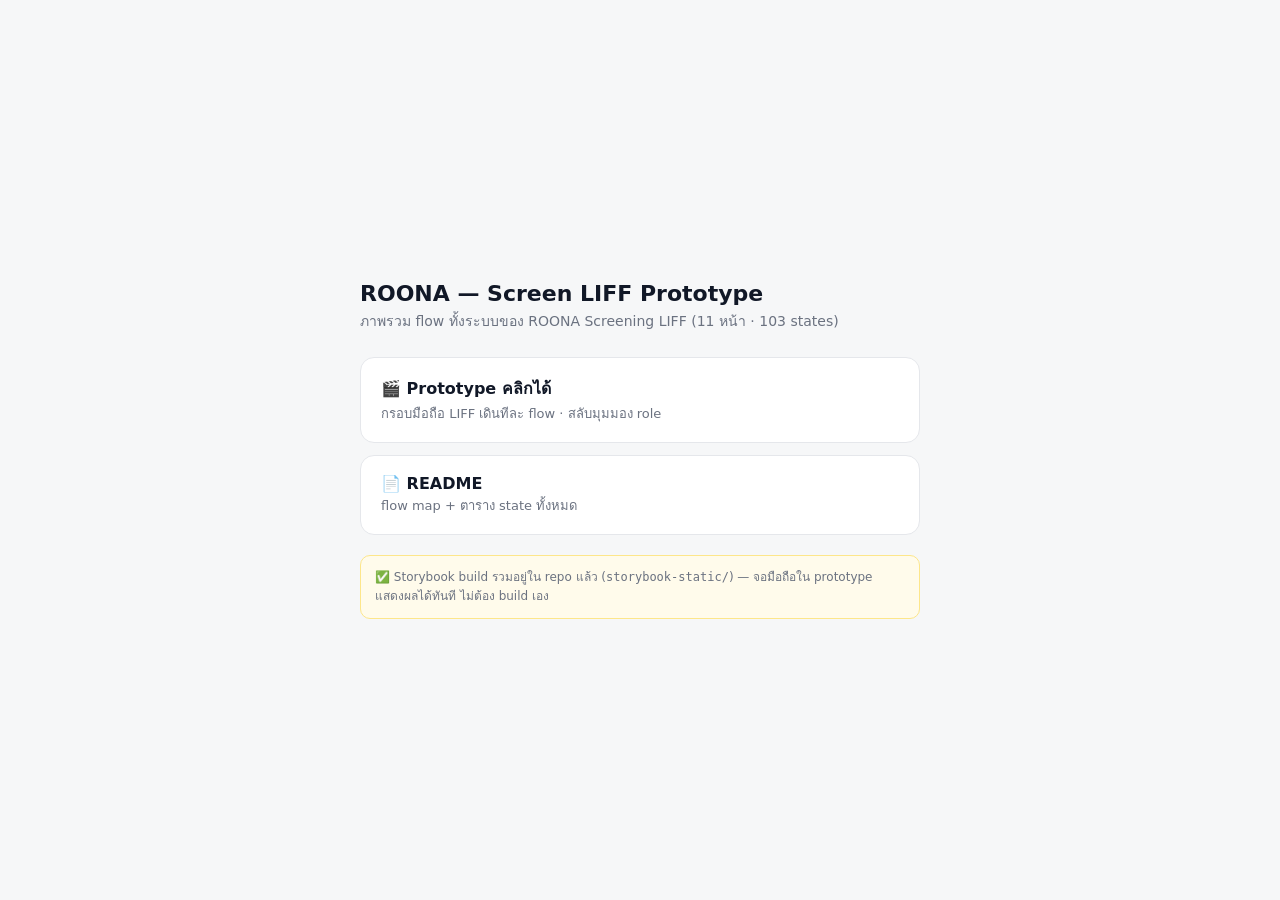
<file: index.html>
<!doctype html>
<html lang="th"><head>
<meta charset="utf-8">
<meta name="viewport" content="width=device-width, initial-scale=1">
<title>ROONA — Screen LIFF Prototype</title>
<style>
  :root { --fg:#111827; --muted:#6b7280; --line:#e5e7eb; --accent:#10b981; --bg:#f6f7f8; }
  * { box-sizing:border-box; }
  body { margin:0; min-height:100vh; display:flex; align-items:center; justify-content:center;
    font-family:"IBM Plex Sans Thai","IBM Plex Sans",-apple-system,system-ui,sans-serif;
    color:var(--fg); background:var(--bg); padding:24px; }
  .wrap { width:100%; max-width:560px; }
  h1 { font-size:22px; margin:0 0 4px; }
  p.sub { color:var(--muted); font-size:14px; margin:0 0 24px; line-height:1.6; }
  .cards { display:grid; gap:12px; }
  a.card { display:block; text-decoration:none; color:inherit; background:#fff;
    border:1px solid var(--line); border-radius:14px; padding:18px 20px; transition:border-color .15s; }
  a.card:hover { border-color:var(--accent); }
  a.card .t { font-size:16px; font-weight:600; margin-bottom:2px; }
  a.card .d { font-size:13px; color:var(--muted); }
  .note { margin-top:20px; font-size:12px; color:var(--muted); background:#fffbeb;
    border:1px solid #fde68a; border-radius:10px; padding:12px 14px; line-height:1.6; }
</style></head>
<body>
  <div class="wrap">
    <h1>ROONA — Screen LIFF Prototype</h1>
    <p class="sub">ภาพรวม flow ทั้งระบบของ ROONA Screening LIFF (11 หน้า · 103 states)</p>
    <div class="cards">
      <a class="card" href="./ui-overview/prototype.html">
        <div class="t">🎬 Prototype คลิกได้</div>
        <div class="d">กรอบมือถือ LIFF เดินทีละ flow · สลับมุมมอง role</div>
      </a>
      <a class="card" href="./ui-overview/README.md">
        <div class="t">📄 README</div>
        <div class="d">flow map + ตาราง state ทั้งหมด</div>
      </a>
    </div>
    <div class="note">
      ✅ Storybook build รวมอยู่ใน repo แล้ว (<code>storybook-static/</code>) —
      จอมือถือใน prototype แสดงผลได้ทันที ไม่ต้อง build เอง
    </div>
  </div>
</body></html>
</file>
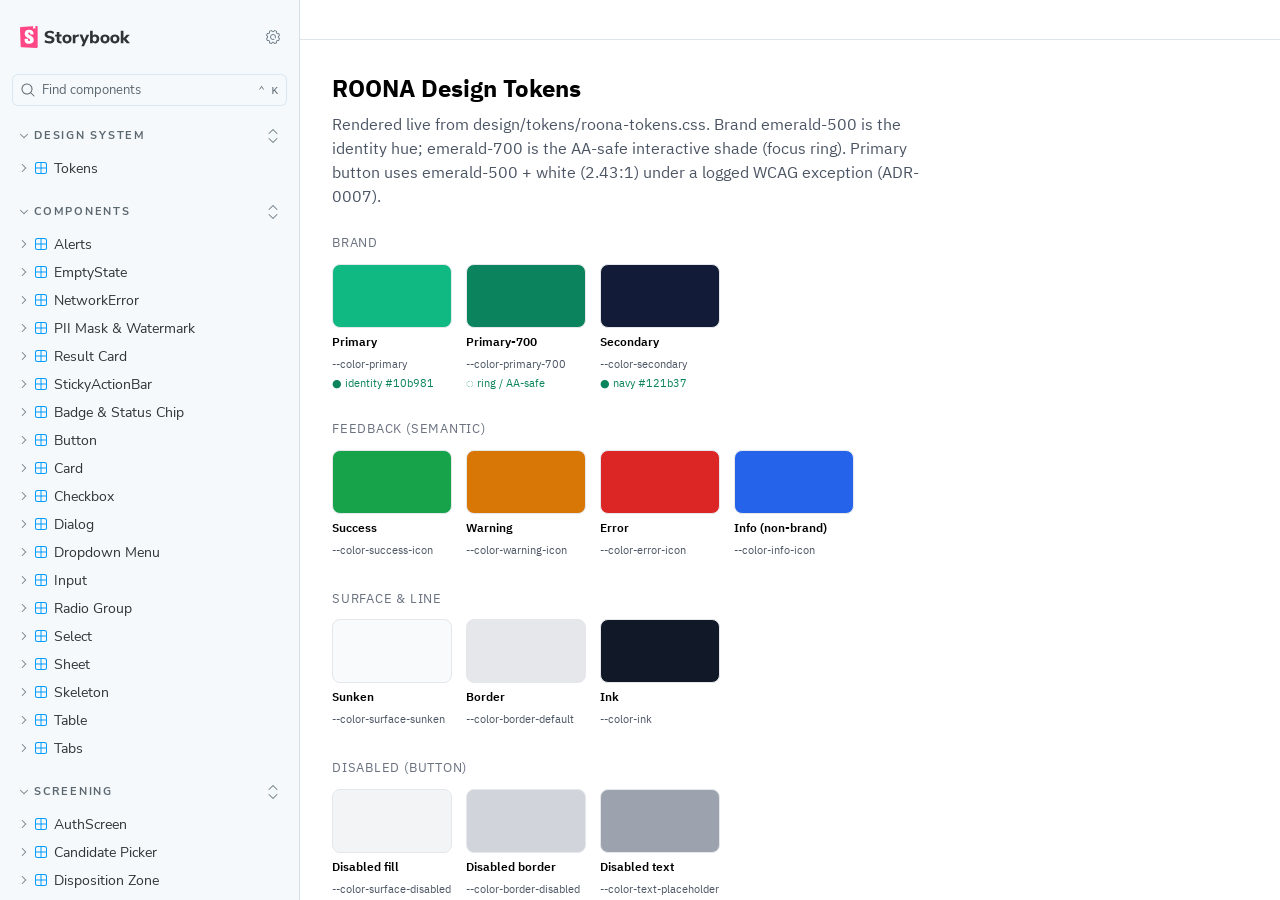
<file: storybook-static/index.html>
<!DOCTYPE html>
<html lang="en">
  <head>
    <meta charset="utf-8" />

    <title>@storybook/core - Storybook</title>
    <meta name="viewport" content="width=device-width, initial-scale=1, maximum-scale=1" />

    
    <link rel="icon" type="image/svg+xml" href="./favicon.svg" />
    
    <style>
      @font-face {
        font-family: 'Nunito Sans';
        font-style: normal;
        font-weight: 400;
        font-display: swap;
        src: url('./sb-common-assets/nunito-sans-regular.woff2') format('woff2');
      }

      @font-face {
        font-family: 'Nunito Sans';
        font-style: italic;
        font-weight: 400;
        font-display: swap;
        src: url('./sb-common-assets/nunito-sans-italic.woff2') format('woff2');
      }

      @font-face {
        font-family: 'Nunito Sans';
        font-style: normal;
        font-weight: 700;
        font-display: swap;
        src: url('./sb-common-assets/nunito-sans-bold.woff2') format('woff2');
      }

      @font-face {
        font-family: 'Nunito Sans';
        font-style: italic;
        font-weight: 700;
        font-display: swap;
        src: url('./sb-common-assets/nunito-sans-bold-italic.woff2') format('woff2');
      }
    </style>

    <link href="./sb-manager/runtime.js" rel="modulepreload" />

    
    <link href="./sb-addons/storybook-core-core-server-presets-0/common-manager-bundle.js" rel="modulepreload" />
    
    <link href="./sb-addons/essentials-controls-1/manager-bundle.js" rel="modulepreload" />
    
    <link href="./sb-addons/essentials-actions-2/manager-bundle.js" rel="modulepreload" />
    
    <link href="./sb-addons/essentials-docs-3/manager-bundle.js" rel="modulepreload" />
    
    <link href="./sb-addons/essentials-backgrounds-4/manager-bundle.js" rel="modulepreload" />
    
    <link href="./sb-addons/essentials-viewport-5/manager-bundle.js" rel="modulepreload" />
    
    <link href="./sb-addons/essentials-toolbars-6/manager-bundle.js" rel="modulepreload" />
    
    <link href="./sb-addons/essentials-measure-7/manager-bundle.js" rel="modulepreload" />
    
    <link href="./sb-addons/essentials-outline-8/manager-bundle.js" rel="modulepreload" />
    
    <link href="./sb-addons/a11y-9/manager-bundle.js" rel="modulepreload" />
    
    <link href="./sb-addons/pseudo-states-10/manager-bundle.js" rel="modulepreload" />
       

    <style>
      #storybook-root[hidden] {
        display: none !important;
      }
    </style>

    
  </head>
  <body>
    <div id="root"></div>

    
    <script>
      
        
          window['FEATURES'] = {
  "argTypeTargetsV7": true,
  "legacyDecoratorFileOrder": false,
  "disallowImplicitActionsInRenderV8": true
};
        
      
        
          window['REFS'] = {};
        
      
        
          window['LOGLEVEL'] = "info";
        
      
        
          window['DOCS_OPTIONS'] = {
  "defaultName": "Docs",
  "autodocs": "tag"
};
        
      
        
          window['CONFIG_TYPE'] = "PRODUCTION";
        
      
        
      
        
      
        
          window['TAGS_OPTIONS'] = {
  "dev-only": {
    "excludeFromDocsStories": true
  },
  "docs-only": {
    "excludeFromSidebar": true
  },
  "test-only": {
    "excludeFromSidebar": true,
    "excludeFromDocsStories": true
  }
};
        
      
        
          window['STORYBOOK_RENDERER'] = "react";
        
      
        
          window['STORYBOOK_BUILDER'] = "@storybook/builder-vite";
        
      
        
          window['STORYBOOK_FRAMEWORK'] = "@storybook/react-vite";
        
      
    </script>
    

    <script type="module">
      import './sb-manager/globals-runtime.js';
      
      
        import './sb-addons/storybook-core-core-server-presets-0/common-manager-bundle.js';
      
        import './sb-addons/essentials-controls-1/manager-bundle.js';
      
        import './sb-addons/essentials-actions-2/manager-bundle.js';
      
        import './sb-addons/essentials-docs-3/manager-bundle.js';
      
        import './sb-addons/essentials-backgrounds-4/manager-bundle.js';
      
        import './sb-addons/essentials-viewport-5/manager-bundle.js';
      
        import './sb-addons/essentials-toolbars-6/manager-bundle.js';
      
        import './sb-addons/essentials-measure-7/manager-bundle.js';
      
        import './sb-addons/essentials-outline-8/manager-bundle.js';
      
        import './sb-addons/a11y-9/manager-bundle.js';
      
        import './sb-addons/pseudo-states-10/manager-bundle.js';
      
      
      import './sb-manager/runtime.js';
    </script>
  </body>
</html>
</file>
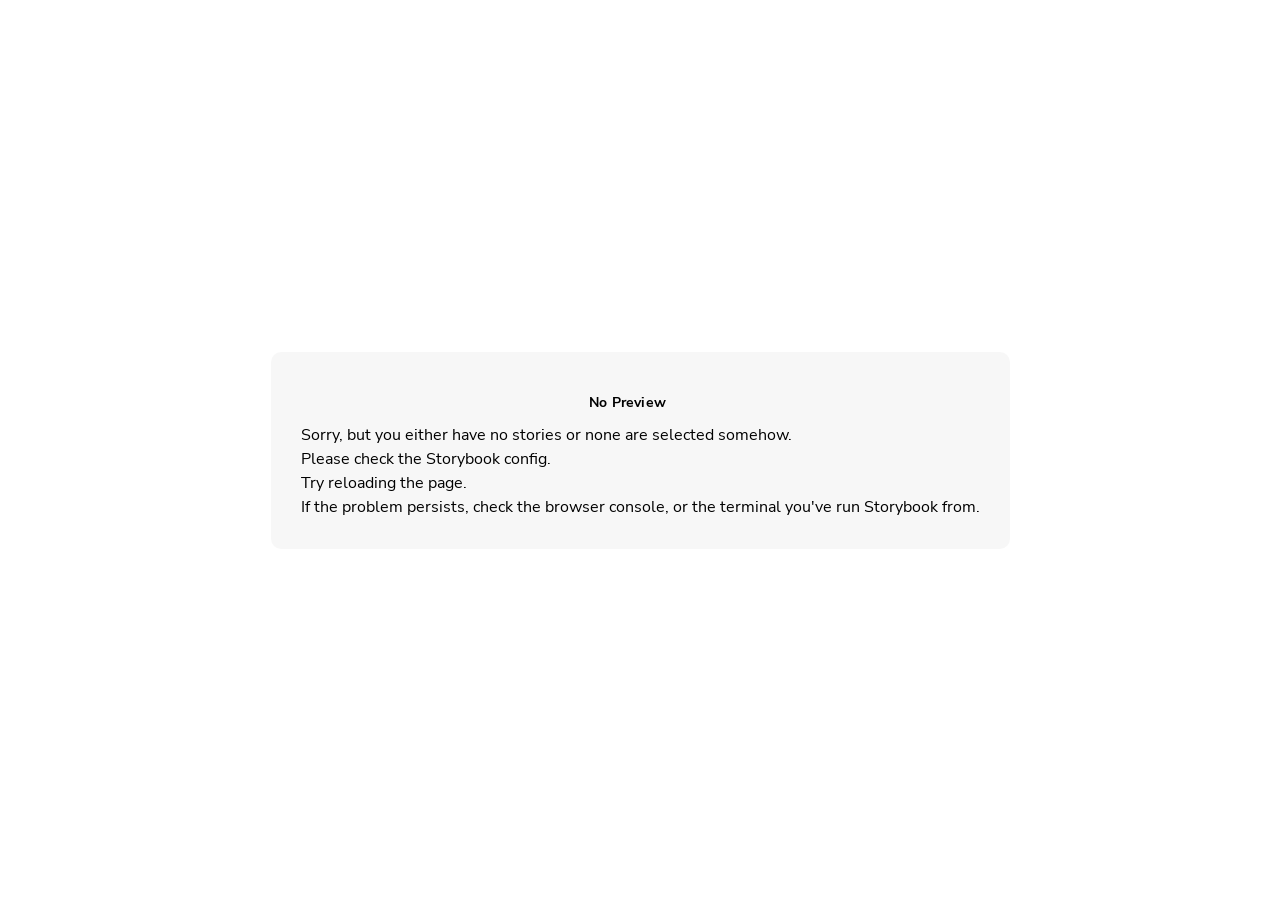
<file: storybook-static/iframe.html>
<!doctype html>
<!--suppress HtmlUnknownTarget -->
<html lang="en">
  <head>
    <meta charset="utf-8" />
    <title>Storybook</title>
    <meta name="viewport" content="width=device-width, initial-scale=1" />

    <style>
      @font-face {
        font-family: 'Nunito Sans';
        font-style: normal;
        font-weight: 400;
        font-display: swap;
        src: url('./sb-common-assets/nunito-sans-regular.woff2') format('woff2');
      }

      @font-face {
        font-family: 'Nunito Sans';
        font-style: italic;
        font-weight: 400;
        font-display: swap;
        src: url('./sb-common-assets/nunito-sans-italic.woff2') format('woff2');
      }

      @font-face {
        font-family: 'Nunito Sans';
        font-style: normal;
        font-weight: 700;
        font-display: swap;
        src: url('./sb-common-assets/nunito-sans-bold.woff2') format('woff2');
      }

      @font-face {
        font-family: 'Nunito Sans';
        font-style: italic;
        font-weight: 700;
        font-display: swap;
        src: url('./sb-common-assets/nunito-sans-bold-italic.woff2') format('woff2');
      }
    </style>

    <script>
      window.CONFIG_TYPE = 'PRODUCTION';
      window.LOGLEVEL = 'info';
      window.FRAMEWORK_OPTIONS = {};
      window.CHANNEL_OPTIONS = {};
      window.FEATURES = {"argTypeTargetsV7":true,"legacyDecoratorFileOrder":false,"disallowImplicitActionsInRenderV8":true};
      window.STORIES = [{"titlePrefix":"","directory":"./src","files":"**/*.stories.@(ts|tsx)","importPathMatcher":"^\\.[\\\\/](?:src(?:\\/(?!\\.)(?:(?:(?!(?:^|\\/)\\.).)*?)\\/|\\/|$)(?!\\.)(?=.)[^/]*?\\.stories\\.(ts|tsx))$"}];
      window.DOCS_OPTIONS = {"defaultName":"Docs","autodocs":"tag"};
      window.TAGS_OPTIONS = {"dev-only":{"excludeFromDocsStories":true},"docs-only":{"excludeFromSidebar":true},"test-only":{"excludeFromSidebar":true,"excludeFromDocsStories":true}};

      

      // We do this so that "module && module.hot" etc. in Storybook source code
      // doesn't fail (it will simply be disabled)
      window.module = undefined;
      window.global = window;
    </script>
    <base target="_parent" />

<style>
  /* While we aren't showing the main block yet, but still preparing, we want everything the user
     has rendered, which may or may not be in #storybook-root, to be display none */
  .sb-show-preparing-story:not(.sb-show-main) > :not(.sb-preparing-story) {
    display: none;
  }

  .sb-show-preparing-docs:not(.sb-show-main) > :not(.sb-preparing-docs) {
    display: none;
  }

  /* Hide our own blocks when we aren't supposed to be showing them */
  :not(.sb-show-preparing-story) > .sb-preparing-story,
  :not(.sb-show-preparing-docs) > .sb-preparing-docs,
  :not(.sb-show-nopreview) > .sb-nopreview,
  :not(.sb-show-errordisplay) > .sb-errordisplay {
    display: none;
  }

  .sb-show-main.sb-main-centered {
    margin: 0;
    display: flex;
    align-items: center;
    min-height: 100vh;
  }

  .sb-show-main.sb-main-centered #storybook-root {
    box-sizing: border-box;
    margin: auto;
    padding: 1rem;
    max-height: 100%;
    /* Hack for centering correctly in IE11 */
  }

  /* Vertical centering fix for IE11 */
  @media screen and (-ms-high-contrast: none), (-ms-high-contrast: active) {
    .sb-show-main.sb-main-centered:after {
      content: '';
      min-height: inherit;
      font-size: 0;
    }
  }

  .sb-show-main.sb-main-fullscreen {
    margin: 0;
    padding: 0;
    display: block;
  }

  .sb-show-main.sb-main-padded {
    margin: 0;
    padding: 1rem;
    display: block;
    box-sizing: border-box;
  }

  .sb-wrapper {
    position: fixed;
    top: 0;
    bottom: 0;
    left: 0;
    right: 0;
    box-sizing: border-box;

    padding: 40px;
    font-family:
      'Nunito Sans',
      -apple-system,
      '.SFNSText-Regular',
      'San Francisco',
      BlinkMacSystemFont,
      'Segoe UI',
      'Helvetica Neue',
      Helvetica,
      Arial,
      sans-serif;
    -webkit-font-smoothing: antialiased;
    overflow: auto;
  }

  @media (max-width: 700px) {
    .sb-wrapper {
      padding: 20px;
    }
  }

  @media (max-width: 500px) {
    .sb-wrapper {
      padding: 10px;
    }
  }

  .sb-heading {
    font-size: 14px;
    font-weight: 600;
    letter-spacing: 0.2px;
    margin: 10px 0;
    padding-right: 25px;
  }

  .sb-nopreview {
    display: flex;
    align-content: center;
    justify-content: center;
    box-sizing: border-box;
  }

  .sb-nopreview_main {
    margin: auto;
    padding: 30px;
    border-radius: 10px;
    background: rgba(0, 0, 0, 0.03);
  }

  .sb-nopreview_heading {
    text-align: center;
  }

  .sb-errordisplay {
    background: #f6f9fc;
    color: black;
    z-index: 999999;
    width: 100vw;
    min-height: 100vh;
    box-sizing: border-box;

    & ol {
      padding-left: 18px;
      margin: 0;
    }

    & h1 {
      font-family: Nunito Sans;
      font-size: 22px;
      font-weight: 400;
      line-height: 30px;
      font-weight: normal;
      margin: 0;

      &::before {
        content: '';
        display: inline-block;
        width: 12px;
        height: 12px;
        background: #ff4400;
        border-radius: 50%;
        margin-right: 8px;
      }
    }

    & p,
    & ol {
      font-family: Nunito Sans;
      font-size: 14px;
      font-weight: 400;
      line-height: 19px;
      margin: 0;
    }

    & li + li {
      margin: 0;
      padding: 0;
      padding-top: 12px;
    }

    & a {
      color: currentColor;
    }
  }

  .sb-errordisplay_main {
    margin: auto;
    padding: 24px;
    display: flex;
    box-sizing: border-box;

    flex-direction: column;
    min-height: 100%;
    width: 100%;
    border-radius: 6px;
    background: white;
    border: 1px solid #ff0000;
    box-shadow: 0 0 64px rgba(0, 0, 0, 0.1);
    gap: 24px;
  }

  .sb-errordisplay_code {
    padding: 10px;
    flex: 1;
    background: #242424;
    color: #c6c6c6;
    box-sizing: border-box;

    font-size: 14px;
    font-weight: 400;
    line-height: 19px;
    border-radius: 4px;

    font-family: 'Operator Mono', 'Fira Code Retina', 'Fira Code', 'FiraCode-Retina', 'Andale Mono',
      'Lucida Console', Consolas, Monaco, monospace;
    margin: 0;
    overflow: auto;
  }

  .sb-errordisplay pre {
    white-space: pre-wrap;
    white-space: revert;
  }

  @-webkit-keyframes sb-rotate360 {
    from {
      transform: rotate(0deg);
    }

    to {
      transform: rotate(360deg);
    }
  }

  @keyframes sb-rotate360 {
    from {
      transform: rotate(0deg);
    }

    to {
      transform: rotate(360deg);
    }
  }

  @-webkit-keyframes sb-glow {
    0%,
    100% {
      opacity: 1;
    }

    50% {
      opacity: 0.4;
    }
  }

  @keyframes sb-glow {
    0%,
    100% {
      opacity: 1;
    }

    50% {
      opacity: 0.4;
    }
  }

  /* We display the preparing loaders *over* the rendering story */
  .sb-preparing-story,
  .sb-preparing-docs {
    background-color: white;
    /* Maximum possible z-index. It would be better to use stacking contexts to ensure it's always
    on top, but this isn't possible as it would require making CSS changes that could affect user code */
    z-index: 2147483647;
  }

  .sb-loader {
    -webkit-animation: sb-rotate360 0.7s linear infinite;
    animation: sb-rotate360 0.7s linear infinite;
    border-color: rgba(97, 97, 97, 0.29);
    border-radius: 50%;
    border-style: solid;
    border-top-color: #646464;
    border-width: 2px;
    display: inline-block;
    height: 32px;
    left: 50%;
    margin-left: -16px;
    margin-top: -16px;
    mix-blend-mode: difference;
    overflow: hidden;
    position: absolute;
    top: 50%;
    transition: all 200ms ease-out;
    vertical-align: top;
    width: 32px;
    z-index: 4;
  }

  .sb-previewBlock {
    background: #fff;
    border: 1px solid rgba(0, 0, 0, 0.1);
    border-radius: 4px;
    box-shadow: rgba(0, 0, 0, 0.1) 0 1px 3px 0;
    margin: 25px auto 40px;
    max-width: 600px;
  }

  .sb-previewBlock_header {
    align-items: center;
    box-shadow: rgba(0, 0, 0, 0.1) 0 -1px 0 0 inset;
    display: flex;
    gap: 14px;
    height: 40px;
    padding: 0 12px;
  }

  .sb-previewBlock_icon {
    -webkit-animation: sb-glow 1.5s ease-in-out infinite;
    animation: sb-glow 1.5s ease-in-out infinite;
    background: #e6e6e6;
    height: 14px;
    width: 14px;
  }

  .sb-previewBlock_icon:last-child {
    margin-left: auto;
  }

  .sb-previewBlock_body {
    -webkit-animation: sb-glow 1.5s ease-in-out infinite;
    animation: sb-glow 1.5s ease-in-out infinite;
    height: 182px;
    position: relative;
  }

  .sb-argstableBlock {
    border-collapse: collapse;
    border-spacing: 0;
    font-size: 13px;
    line-height: 20px;
    margin: 25px auto 40px;
    max-width: 600px;
    text-align: left;
    width: 100%;
  }

  .sb-argstableBlock th:first-of-type,
  .sb-argstableBlock td:first-of-type {
    padding-left: 20px;
  }

  .sb-argstableBlock th:nth-of-type(2),
  .sb-argstableBlock td:nth-of-type(2) {
    width: 35%;
  }

  .sb-argstableBlock th:nth-of-type(3),
  .sb-argstableBlock td:nth-of-type(3) {
    width: 15%;
  }

  .sb-argstableBlock th:last-of-type,
  .sb-argstableBlock td:last-of-type {
    width: 25%;
    padding-right: 20px;
  }

  .sb-argstableBlock th span,
  .sb-argstableBlock td span {
    -webkit-animation: sb-glow 1.5s ease-in-out infinite;
    animation: sb-glow 1.5s ease-in-out infinite;
    background-color: rgba(0, 0, 0, 0.1);
    border-radius: 0;
    box-shadow: none;
    color: transparent;
  }

  .sb-argstableBlock th {
    padding: 10px 15px;
  }

  .sb-argstableBlock-body {
    border-radius: 4px;
    box-shadow:
      rgba(0, 0, 0, 0.1) 0 1px 3px 1px,
      rgba(0, 0, 0, 0.065) 0 0 0 1px;
  }

  .sb-argstableBlock-body tr {
    background: transparent;
    overflow: hidden;
  }

  .sb-argstableBlock-body tr:not(:first-child) {
    border-top: 1px solid #e6e6e6;
  }

  .sb-argstableBlock-body tr:first-child td:first-child {
    border-top-left-radius: 4px;
  }

  .sb-argstableBlock-body tr:first-child td:last-child {
    border-top-right-radius: 4px;
  }

  .sb-argstableBlock-body tr:last-child td:first-child {
    border-bottom-left-radius: 4px;
  }

  .sb-argstableBlock-body tr:last-child td:last-child {
    border-bottom-right-radius: 4px;
  }

  .sb-argstableBlock-body td {
    background: #fff;
    padding-bottom: 10px;
    padding-top: 10px;
    vertical-align: top;
  }

  .sb-argstableBlock-body td:not(:first-of-type) {
    padding-left: 15px;
    padding-right: 15px;
  }

  .sb-argstableBlock-body button {
    -webkit-animation: sb-glow 1.5s ease-in-out infinite;
    animation: sb-glow 1.5s ease-in-out infinite;
    background-color: rgba(0, 0, 0, 0.1);
    border: 0;
    border-radius: 0;
    box-shadow: none;
    color: transparent;
    display: inline;
    font-size: 12px;
    line-height: 1;
    padding: 10px 16px;
  }

  .sb-argstableBlock-summary {
    margin-top: 4px;
  }

  .sb-argstableBlock-code {
    margin-right: 4px;
    margin-bottom: 4px;
    padding: 2px 5px;
  }
</style>

<script>
  /* globals window */
  /* eslint-disable no-underscore-dangle */
  try {
    if (window.top !== window) {
      window.__REACT_DEVTOOLS_GLOBAL_HOOK__ = window.top.__REACT_DEVTOOLS_GLOBAL_HOOK__;
      window.__VUE_DEVTOOLS_GLOBAL_HOOK__ = window.top.__VUE_DEVTOOLS_GLOBAL_HOOK__;
      window.top.__VUE_DEVTOOLS_CONTEXT__ = window.document;
    }
  } catch (e) {
    // eslint-disable-next-line no-console
    console.warn('unable to connect to top frame for connecting dev tools');
  }
</script>

    <script type="module" crossorigin src="./assets/iframe-DOy_exfV.js"></script>
  </head>

  <body>
    <div class="sb-preparing-story sb-wrapper">
  <div class="sb-loader"></div>
</div>

<div class="sb-preparing-docs sb-wrapper">
  <div class="sb-previewBlock">
    <div class="sb-previewBlock_header">
      <div class="sb-previewBlock_icon"></div>
      <div class="sb-previewBlock_icon"></div>
      <div class="sb-previewBlock_icon"></div>
      <div class="sb-previewBlock_icon"></div>
    </div>
    <div class="sb-previewBlock_body">
      <div class="sb-loader"></div>
    </div>
  </div>
  <table aria-hidden="true" class="sb-argstableBlock">
    <thead class="sb-argstableBlock-head">
      <tr>
        <th><span>Name</span></th>
        <th><span>Description</span></th>
        <th><span>Default</span></th>
        <th><span>Control </span></th>
      </tr>
    </thead>
    <tbody class="sb-argstableBlock-body">
      <tr>
        <td><span>propertyName</span><span title="Required">*</span></td>
        <td>
          <div><span>This is a short description</span></div>
          <div class="sb-argstableBlock-summary">
            <div><span class="sb-argstableBlock-code">summary</span></div>
          </div>
        </td>
        <td>
          <div><span class="sb-argstableBlock-code">defaultValue</span></div>
        </td>
        <td><button>Set string</button></td>
      </tr>
      <tr>
        <td><span>propertyName</span><span>*</span></td>
        <td>
          <div><span>This is a short description</span></div>
          <div class="sb-argstableBlock-summary">
            <div><span class="sb-argstableBlock-code">summary</span></div>
          </div>
        </td>
        <td>
          <div><span class="sb-argstableBlock-code">defaultValue</span></div>
        </td>
        <td><button>Set string</button></td>
      </tr>
      <tr>
        <td><span>propertyName</span><span>*</span></td>
        <td>
          <div><span>This is a short description</span></div>
          <div class="sb-argstableBlock-summary">
            <div><span class="sb-argstableBlock-code">summary</span></div>
          </div>
        </td>
        <td>
          <div><span class="sb-argstableBlock-code">defaultValue</span></div>
        </td>
        <td><button>Set string</button></td>
      </tr>
    </tbody>
  </table>
</div>

<div class="sb-nopreview sb-wrapper">
  <div class="sb-nopreview_main">
    <h1 class="sb-nopreview_heading sb-heading">No Preview</h1>
    <p>Sorry, but you either have no stories or none are selected somehow.</p>
    <ul>
      <li>Please check the Storybook config.</li>
      <li>Try reloading the page.</li>
    </ul>
    <p>
      If the problem persists, check the browser console, or the terminal you've run Storybook from.
    </p>
  </div>
</div>

<div class="sb-errordisplay sb-wrapper">
  <div class="sb-errordisplay_main">
    <h1 id="error-message"></h1>
    <p>
      The component failed to render properly, likely due to a configuration issue in Storybook.
      Here are some common causes and how you can address them:
    </p>
    <ol>
      <li>
        <strong>Missing Context/Providers</strong>: You can use decorators to supply specific
        contexts or providers, which are sometimes necessary for components to render correctly. For
        detailed instructions on using decorators, please visit the
        <a href="https://storybook.js.org/docs/writing-stories/decorators"
          >Decorators documentation</a
        >.
      </li>
      <li>
        <strong>Misconfigured Webpack or Vite</strong>: Verify that Storybook picks up all necessary
        settings for loaders, plugins, and other relevant parameters. You can find step-by-step
        guides for configuring
        <a href="https://storybook.js.org/docs/builders/webpack">Webpack</a> or
        <a href="https://storybook.js.org/docs/builders/vite">Vite</a>
        with Storybook.
      </li>
      <li>
        <strong>Missing Environment Variables</strong>: Your Storybook may require specific
        environment variables to function as intended. You can set up custom environment variables
        as outlined in the
        <a href="https://storybook.js.org/docs/configure/environment-variables"
          >Environment Variables documentation</a
        >.
      </li>
    </ol>
    <pre class="sb-errordisplay_code"><code id="error-stack"></code></pre>
  </div>
</div>

    <div id="storybook-root"></div>
    <div id="storybook-docs"></div>
    <script>
      // eslint-disable-next-line no-underscore-dangle, @typescript-eslint/naming-convention
      function __onViteAppLoadingError(event) {
        const hostname = globalThis.location.hostname;
        if (hostname !== 'localhost' && globalThis.CONFIG_TYPE === 'DEVELOPMENT') {
          const message = `Failed to load the Storybook preview file 'vite-app.js':

It looks like you're visiting the Storybook development server on another hostname than localhost: '${hostname}', but you haven't configured the necessary security features to support this.
Please re-run your Storybook development server with the '--host ${hostname}' flag, or manually configure your Vite allowedHosts configuration with viteFinal.

See:`;
          const docs = [
            'https://storybook.js.org/docs/api/cli-options#dev',
            'https://storybook.js.org/docs/api/main-config/main-config-vite-final',
            'https://vite.dev/config/server-options.html#server-allowedhosts',
          ];
          console.error(`${message}\n${docs.map((doc) => `- ${doc}`).join('\n')}`);

          document.getElementById('storybook-root').innerHTML =
            `<p style="color: red; max-width: 70ch">${message.replaceAll(
              '\n',
              '<br/>'
            )}<ul>${docs.map((doc) => `<li><a href='${doc}' target='_blank'>${doc}</a></li>`).join('')}<ul></p>`;
          return;
        }
      }
    </script>
  </body>
</html>
</file>
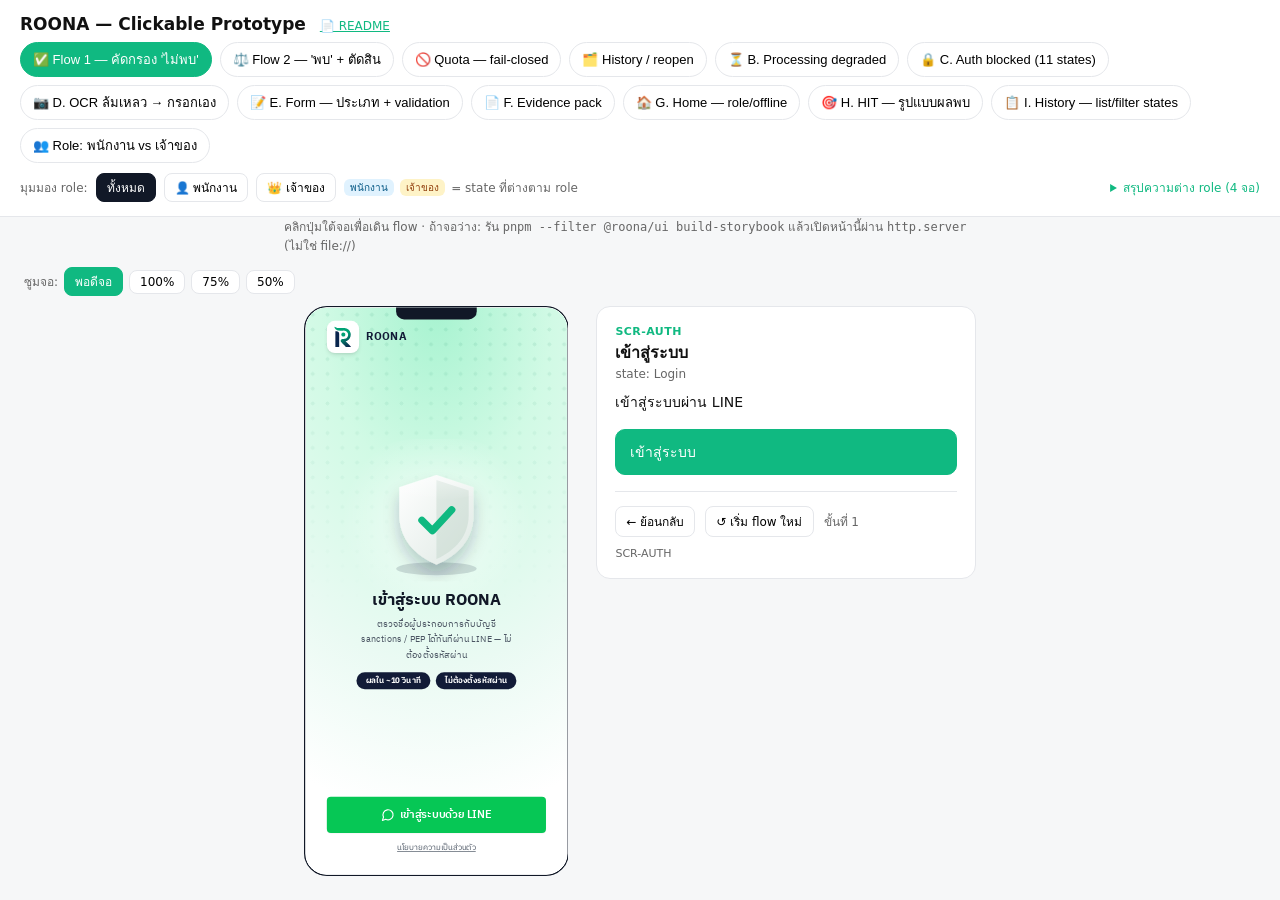
<file: ui-overview/prototype.html>
<!doctype html>
<html lang="th"><head>
<meta charset="utf-8"><meta name="viewport" content="width=device-width, initial-scale=1">
<title>ROONA — Clickable Prototype</title>
<style>
  :root { --fg:#111; --muted:#666; --line:#e5e7eb; --accent:#10b981; --bg:#f6f7f8; --panel:#fff; }
  * { box-sizing:border-box; }
  body { margin:0; font-family:"IBM Plex Sans Thai","IBM Plex Sans",-apple-system,system-ui,sans-serif; color:var(--fg); background:var(--bg); }
  header.top { padding:14px 20px; background:var(--panel); border-bottom:1px solid var(--line); }
  header.top h1 { margin:0 0 8px; font-size:17px; }
  header.top h1 a { font-size:12px; font-weight:400; color:var(--accent); margin-left:8px; }
  .flows { display:flex; flex-wrap:wrap; gap:8px; }
  .flowtab { font-size:13px; padding:6px 12px; border-radius:9999px; border:1px solid var(--line); background:#fff; cursor:pointer; }
  .flowtab.active { background:var(--accent); color:#fff; border-color:var(--accent); }
  .rolebar { display:flex; flex-wrap:wrap; gap:8px; align-items:center; margin-top:10px; font-size:12px; color:var(--muted); }
  .rolebtn { font:inherit; font-size:12px; padding:4px 10px; border-radius:8px; border:1px solid var(--line); background:#fff; cursor:pointer; }
  .rolebtn.active { background:#111827; color:#fff; border-color:#111827; }
  .rb { font-size:10px; padding:1px 6px; border-radius:6px; }
  .rb.operator { background:#e0f2fe; color:#075985; } .rb.owner { background:#fef3c7; color:#92400e; }
  .legend { display:flex; gap:6px; align-items:center; }
  .rolesum { margin-left:auto; }
  .rolesum summary { cursor:pointer; color:var(--accent); }
  .rolesum table { border-collapse:collapse; margin-top:8px; font-size:12px; }
  .rolesum td, .rolesum th { border:1px solid var(--line); padding:6px 10px; text-align:left; vertical-align:top; }
  .rolesum th { background:#f9fafb; }
  .toolbar { display:flex; gap:6px; align-items:center; padding:8px 24px 0; font-size:12px; color:var(--muted); }
  .zoombtn { font:inherit; font-size:12px; padding:4px 10px; border-radius:8px; border:1px solid var(--line); background:#fff; cursor:pointer; }
  .zoombtn.active { background:var(--accent); color:#fff; border-color:var(--accent); }
  .stage { display:grid; grid-template-columns:auto minmax(280px,380px); gap:28px; justify-content:center; padding:10px 24px 24px; align-items:start; }
  .devicewrap { overflow:hidden; }
  /* flat 2D mobile: thin dark outline, phone-rounded corners, top notch, no shadow */
  .device { position:relative; width:394px; background:#fff; border:2px solid #111827; border-radius:34px; overflow:hidden; transform:translateZ(0); transform-origin:top left; }
  .device .notch { position:absolute; top:0; left:50%; transform:translateX(-50%); width:120px; height:18px; background:#111827; border-radius:0 0 12px 12px; z-index:2; }
  .device .screen { width:390px; height:844px; overflow:hidden; border-radius:31px; }
  .device iframe { width:390px; height:844px; border:0; display:block; border-radius:31px; background:#fff; }
  .panel { background:var(--panel); border:1px solid var(--line); border-radius:14px; padding:18px; }
  .panel .code { font-size:11px; font-weight:700; letter-spacing:.04em; color:var(--accent); }
  .panel h2 { margin:2px 0 2px; font-size:16px; }
  .panel .state { font-size:12px; color:var(--muted); margin-bottom:10px; }
  .panel .rolebadge { font-size:10px; padding:1px 6px; border-radius:6px; margin-left:6px; }
  .panel .rolebadge.role-op { background:#e0f2fe; color:#075985; }
  .panel .rolebadge.role-ow { background:#fef3c7; color:#92400e; }
  .panel .cap { font-size:14px; line-height:1.6; margin:0 0 16px; }
  .actions { display:flex; flex-direction:column; gap:8px; }
  .actions button { text-align:left; font:inherit; font-size:14px; padding:11px 14px; border-radius:10px; border:1px solid var(--accent); background:var(--accent); color:#fff; cursor:pointer; }
  .actions button.back { background:#fff; color:var(--fg); border-color:var(--line); }
  .actions button:hover { filter:brightness(.96); }
  .end { font-size:13px; color:var(--muted); padding:10px 0; }
  .nav { display:flex; gap:10px; align-items:center; margin-top:16px; padding-top:14px; border-top:1px solid var(--line); font-size:12px; color:var(--muted); }
  .nav button { font:inherit; font-size:12px; padding:5px 10px; border-radius:8px; border:1px solid var(--line); background:#fff; cursor:pointer; }
  .crumbs { margin-top:10px; font-size:11px; color:var(--muted); word-break:break-all; }
  .hint { max-width:760px; margin:0 auto 4px; padding:0 24px; font-size:12px; color:var(--muted); }
  @media (max-width:820px){ .stage{ grid-template-columns:1fr; } .device{ margin:0 auto; } }
</style></head>
<body>
<header class="top">
  <h1>ROONA — Clickable Prototype <a href="./README.md">📄 README</a></h1>
  <div class="flows" id="flows"></div>
  <div class="rolebar">
    <span>มุมมอง role:</span>
    <button class="rolebtn active" data-r="all">ทั้งหมด</button>
    <button class="rolebtn" data-r="operator">👤 พนักงาน</button>
    <button class="rolebtn" data-r="owner">👑 เจ้าของ</button>
    <span class="legend"><span class="rb operator">พนักงาน</span><span class="rb owner">เจ้าของ</span>= state ที่ต่างตาม role</span>
    <details class="rolesum"><summary>สรุปความต่าง role (4 จอ)</summary>
      <table><tr><th>จอ</th><th>👤 พนักงาน</th><th>👑 เจ้าของ</th></tr><tr><td>SCR-AUTH</td><td>ยังไม่ผูกบัญชี: ข้อความ/วิธีผูกแบบพนักงาน (UnboundOperator)</td><td>ยังไม่ผูกบัญชี: มุมเจ้าของ (UnboundOwner)</td></tr><tr><td>SCR-HOME</td><td>&quot;ตรวจล่าสุด&quot; เฉพาะของตัวเอง · ซ่อนชื่อผู้ตรวจ (Default)</td><td>&quot;ล่าสุด (ทั้งร้าน)&quot; · โชว์ &quot;โดย &lt;ผู้ตรวจ&gt;&quot; (OwnerRole)</td></tr><tr><td>SCR-HIST</td><td>ซ่อนตัวกรอง &quot;ผู้ตรวจ&quot; · ไม่มีปุ่ม reopen (OperatorRole)</td><td>มีตัวกรองผู้ตรวจ · reopen เคส &quot;พบ&quot; ได้ (Default)</td></tr><tr><td>SCR-QUOTA</td><td>ไม่เห็นตัวเลขเงิน · ปุ่มเดียว &quot;แจ้งเจ้าของ&quot; (EmptyOperator / OverageOperator)</td><td>มิเตอร์ + &quot;เติมสิทธิ์/อัปเกรด&quot; เองได้ (EmptyOwner / Overage)</td></tr></table>
    </details>
  </div>
</header>
<p class="hint">คลิกปุ่มใต้จอเพื่อเดิน flow · ถ้าจอว่าง: รัน <code>pnpm --filter @roona/ui build-storybook</code> แล้วเปิดหน้านี้ผ่าน <code>http.server</code> (ไม่ใช่ file://)</p>
<div class="toolbar"><span>ซูมจอ:</span>
  <button class="zoombtn" data-z="fit">พอดีจอ</button>
  <button class="zoombtn" data-z="1">100%</button>
  <button class="zoombtn" data-z="0.75">75%</button>
  <button class="zoombtn" data-z="0.5">50%</button>
</div>
<div class="stage">
  <div class="devicewrap"><div class="device" id="device"><div class="notch"></div><div class="screen"><iframe id="sb" title="screen"></iframe></div></div></div>
  <div class="panel">
    <div class="code" id="p-code"></div>
    <h2 id="p-title"></h2>
    <div class="state" id="p-state"></div>
    <p class="cap" id="p-cap"></p>
    <div class="actions" id="p-actions"></div>
    <div class="nav"><button id="back">← ย้อนกลับ</button><button id="restart">↺ เริ่ม flow ใหม่</button><span id="p-step"></span></div>
    <div class="crumbs" id="p-crumbs"></div>
  </div>
</div>
<script>
const FLOWS = [{"id": "f1", "title": "Flow 1 — คัดกรอง 'ไม่พบ'", "emoji": "✅", "start": "login", "nodes": {"login": {"code": "SCR-AUTH", "sid": "screens-เข้าสู่ระบบ--login", "export": "Login", "cap": "เข้าสู่ระบบผ่าน LINE", "actions": [{"label": "เข้าสู่ระบบ", "to": "home"}]}, "home": {"code": "SCR-HOME", "sid": "screens-หน้าหลัก--default", "export": "Default", "cap": "หน้าหลัก — กดปุ่ม 'ตรวจ'", "actions": [{"label": "เริ่มตรวจ", "to": "form"}]}, "form": {"code": "SCR-FORM", "sid": "screens-แบบฟอร์มตรวจ--empty", "export": "Empty", "cap": "เลือกประเภท (ไทย) แล้วสแกนบัตร", "actions": [{"label": "สแกนบัตร", "to": "ocr_cap"}, {"label": "กรอกเอง", "to": "form_ready"}]}, "ocr_cap": {"code": "SCR-OCR", "sid": "screens-สแกนบัตร--capture", "export": "Capture", "cap": "ถ่าย/อัปโหลดบัตรประชาชน", "actions": [{"label": "ถ่ายภาพ", "to": "ocr_prev"}]}, "ocr_prev": {"code": "SCR-OCR", "sid": "screens-สแกนบัตร--preview", "export": "Preview", "cap": "ตรวจภาพก่อนส่ง OCR", "actions": [{"label": "ใช้ภาพนี้", "to": "ocr_ok"}]}, "ocr_ok": {"code": "SCR-OCR", "sid": "screens-สแกนบัตร--success", "export": "Success", "cap": "OCR สำเร็จ ≥0.80 → autofill (ภาพบัตรถูกทิ้งทันที)", "actions": [{"label": "เข้าฟอร์ม", "to": "form_auto"}]}, "form_auto": {"code": "SCR-FORM", "sid": "screens-แบบฟอร์มตรวจ--ocr-autofilled", "export": "OcrAutofilled", "cap": "ฟอร์มถูกเติมชื่อ/นามสกุล/เลขบัตรอัตโนมัติ", "actions": [{"label": "ติ๊ก PDPA", "to": "pdpa"}]}, "form_ready": {"code": "SCR-FORM", "sid": "screens-แบบฟอร์มตรวจ--ready-to-submit", "export": "ReadyToSubmit", "cap": "กรอกครบพร้อมส่ง", "actions": [{"label": "ติ๊ก PDPA", "to": "pdpa"}]}, "pdpa": {"code": "SCR-PDPA", "sid": "screens-ความยินยอม-pdpa--default", "export": "Default", "cap": "อ่านความยินยอม PDPA [LEGAL-C1]", "actions": [{"label": "รับทราบ", "to": "pdpa_ack"}, {"label": "โหลด notice ไม่สำเร็จ", "to": "pdpa_err"}, {"label": "กำลังโหลด", "to": "pdpa_load"}]}, "pdpa_err": {"code": "SCR-PDPA", "sid": "screens-ความยินยอม-pdpa--notice-error", "export": "NoticeError", "cap": "โหลดข้อความยินยอมไม่สำเร็จ — inline retry", "actions": [{"label": "ลองใหม่", "to": "pdpa"}]}, "pdpa_load": {"code": "SCR-PDPA", "sid": "screens-ความยินยอม-pdpa--loading", "export": "Loading", "cap": "กำลังโหลดความยินยอม", "actions": [{"label": "โหลดเสร็จ", "to": "pdpa"}]}, "pdpa_ack": {"code": "SCR-PDPA", "sid": "screens-ความยินยอม-pdpa--acknowledged", "export": "Acknowledged", "cap": "ยินยอมแล้ว — ปุ่ม 'ตรวจ' เปิดใช้งาน", "actions": [{"label": "กดตรวจ", "to": "proc"}]}, "proc": {"code": "SCR-PROC", "sid": "screens-กำลังประมวลผล--loading", "export": "Loading", "cap": "กำลังประมวลผล (skeleton, ~5s)", "actions": [{"label": "ดูผล", "to": "res"}]}, "res": {"code": "SCR-RES", "sid": "screens-ผลไม่พบ--no-hit", "export": "NoHit", "cap": "ผลไม่พบ — ดาวน์โหลดหลักฐาน, บันทึกอัตโนมัติ, quota −1", "actions": [{"label": "เสร็จ → หน้าหลัก", "to": "home"}]}}, "embedBase": "../storybook-static"}, {"id": "f2", "title": "Flow 2 — 'พบ' + ตัดสิน", "emoji": "⚖️", "start": "proc", "nodes": {"proc": {"code": "SCR-PROC", "sid": "screens-กำลังประมวลผล--loading", "export": "Loading", "cap": "กำลังประมวลผล", "actions": [{"label": "ผลออก", "to": "hit"}]}, "hit": {"code": "SCR-HIT", "sid": "screens-ผลพบ-ตัดสิน--multi-match", "export": "MultiMatch", "cap": "พบ! รายชื่อผู้ต้องสงสัย top-5 + คะแนน (เมนูถูกซ่อน — disposition-blocking)", "actions": [{"label": "ตรงทุก field", "to": "hit_true"}, {"label": "ไม่ตรง (false positive)", "to": "hit_fp"}]}, "hit_true": {"code": "SCR-HIT", "sid": "screens-ผลพบ-ตัดสิน--true-match", "export": "TrueMatch", "cap": "ตรงทุก field → การ์ดคำเตือนกฎหมาย [LEGAL-C2] (ระบบรายงาน ไม่สั่งระงับธุรกรรม)", "actions": [{"label": "รับทราบ + ปิดเป็น true match", "to": "hit_closed"}]}, "hit_fp": {"code": "SCR-HIT", "sid": "screens-ผลพบ-ตัดสิน--false-positive", "export": "FalsePositive", "cap": "ระบุเป็น false positive [LEGAL-C3]", "actions": [{"label": "ปิดเคส", "to": "hit_closed"}]}, "hit_closed": {"code": "SCR-HIT", "sid": "screens-ผลพบ-ตัดสิน--closed-recorded", "export": "ClosedRecorded", "cap": "ปิดเคสแล้ว — quota −1, แจ้งเจ้าของ (email + badge, ไม่มี PII)", "actions": [{"label": "ดูประวัติ", "to": "hist"}]}, "hist": {"code": "SCR-HIST", "sid": "screens-ประวัติการตรวจ--default", "export": "Default", "cap": "บันทึกอยู่ในประวัติ (เจ้าของเปิด/override ได้; ธุรกรรมไม่เคยถูกระบบบล็อก)", "actions": []}}, "embedBase": "../storybook-static"}, {"id": "quota", "title": "Quota — fail-closed", "emoji": "🚫", "start": "home", "nodes": {"home": {"code": "SCR-HOME", "sid": "screens-หน้าหลัก--quota-low", "export": "QuotaLow", "cap": "โควตาใกล้หมด — แบนเนอร์เตือนที่ ≤20%", "actions": [{"label": "ฝืนกดตรวจ", "to": "form"}]}, "form": {"code": "SCR-FORM", "sid": "screens-แบบฟอร์มตรวจ--quota-exhausted", "export": "QuotaExhausted", "cap": "โควตาหมด — ปุ่ม 'ตรวจ' ถูกบล็อก (fail-closed)", "actions": [{"label": "ดูสถานะโควตา", "to": "q_loading"}]}, "q_loading": {"code": "SCR-QUOTA", "sid": "screens-โควตา-หมดสิทธิ์--loading", "export": "Loading", "cap": "กำลังโหลดสถานะโควตา", "actions": [{"label": "โหลดเสร็จ", "to": "q_op"}, {"label": "โหลดไม่สำเร็จ", "to": "q_loaderr"}]}, "q_loaderr": {"code": "SCR-QUOTA", "sid": "screens-โควตา-หมดสิทธิ์--load-error", "export": "LoadError", "cap": "โหลดสถานะโควตาไม่สำเร็จ — retry", "actions": [{"label": "ลองใหม่", "to": "q_loading"}]}, "q_op": {"code": "SCR-QUOTA", "sid": "screens-โควตา-หมดสิทธิ์--empty-operator", "export": "EmptyOperator", "cap": "มุมมองพนักงาน: ปุ่ม 'แจ้งเจ้าของ' (ไม่เห็นตัวเงิน)", "actions": [{"label": "ดูโควตาเหลือน้อย", "to": "q_low"}, {"label": "มุมมองเจ้าของ", "to": "q_owner"}]}, "q_low": {"code": "SCR-QUOTA", "sid": "screens-โควตา-หมดสิทธิ์--low", "export": "Low", "cap": "หน้าโควตา: เหลือน้อย (≤20%)", "actions": [{"label": "← กลับ", "to": "q_op"}]}, "q_owner": {"code": "SCR-QUOTA", "sid": "screens-โควตา-หมดสิทธิ์--empty-owner", "export": "EmptyOwner", "cap": "มุมมองเจ้าของ: มิเตอร์ + 'เติมสิทธิ์ / อัปเกรดแพ็ก'", "actions": [{"label": "overage (เจ้าของ)", "to": "q_over"}, {"label": "overage (พนักงาน)", "to": "q_over_op"}, {"label": "overage ถึง cap", "to": "q_over_cap"}, {"label": "trial หมด", "to": "q_trial"}]}, "q_over": {"code": "SCR-QUOTA", "sid": "screens-โควตา-หมดสิทธิ์--overage", "export": "Overage", "cap": "soft overage ต่อได้ถึง cap 50% (คิดรายรายการ)", "actions": [{"label": "← กลับ", "to": "q_owner"}]}, "q_over_op": {"code": "SCR-QUOTA", "sid": "screens-โควตา-หมดสิทธิ์--overage-operator", "export": "OverageOperator", "cap": "overage — มุมมองพนักงาน (ไม่เห็นตัวเงิน)", "actions": [{"label": "← กลับ", "to": "q_owner"}]}, "q_over_cap": {"code": "SCR-QUOTA", "sid": "screens-โควตา-หมดสิทธิ์--overage-cap", "export": "OverageCap", "cap": "overage ถึง cap 50% แล้ว → fail-closed", "actions": [{"label": "← กลับ", "to": "q_owner"}]}, "q_trial": {"code": "SCR-QUOTA", "sid": "screens-โควตา-หมดสิทธิ์--trial-end", "export": "TrialEnd", "cap": "ทดลองหมด — fail-closed ทันที ไม่มี grace", "actions": [{"label": "← กลับ", "to": "q_owner"}]}}, "embedBase": "../storybook-static"}, {"id": "hist", "title": "History / reopen", "emoji": "🗂️", "start": "home", "nodes": {"home": {"code": "SCR-HOME", "sid": "screens-หน้าหลัก--default", "export": "Default", "cap": "หน้าหลัก", "actions": [{"label": "ดูประวัติ", "to": "hist"}]}, "hist": {"code": "SCR-HIST", "sid": "screens-ประวัติการตรวจ--default", "export": "Default", "cap": "ประวัติการตรวจ — ค้นหา/กรอง", "actions": [{"label": "เปิดรายการ 'ไม่พบ'", "to": "res"}, {"label": "เปิดรายการ 'พบ' ที่ปิดแล้ว", "to": "reopen"}, {"label": "เผยชื่อเต็ม (audit)", "to": "reveal"}, {"label": "งานค้าง", "to": "action"}]}, "res": {"code": "SCR-RES", "sid": "screens-ผลไม่พบ--no-hit", "export": "NoHit", "cap": "เปิดดูผลเดิม — re-download ได้ PDF เดิม (frozen)", "actions": [{"label": "← กลับประวัติ", "to": "hist"}]}, "reopen": {"code": "SCR-HIST", "sid": "screens-ประวัติการตรวจ--decided-hit-reopen", "export": "DecidedHitReopen", "cap": "ขอเปิดเคส 'พบ' ที่ตัดสินแล้วใหม่", "actions": [{"label": "ติดโควตา", "to": "rq"}, {"label": "ติด trial", "to": "rt"}, {"label": "← กลับ", "to": "hist"}]}, "rq": {"code": "SCR-HIST", "sid": "screens-ประวัติการตรวจ--reopen-blocked-quota", "export": "ReopenBlockedQuota", "cap": "เปิดใหม่ไม่ได้ — โควตาหมด", "actions": [{"label": "← กลับ", "to": "hist"}]}, "rt": {"code": "SCR-HIST", "sid": "screens-ประวัติการตรวจ--reopen-blocked-trial", "export": "ReopenBlockedTrial", "cap": "เปิดใหม่ไม่ได้ — trial หมด", "actions": [{"label": "← กลับ", "to": "hist"}]}, "reveal": {"code": "SCR-HIST", "sid": "screens-ประวัติการตรวจ--reveal-full-name", "export": "RevealFullName", "cap": "เผยชื่อเต็ม (PII) — ลง audit log", "actions": [{"label": "← กลับ", "to": "hist"}]}, "action": {"code": "SCR-HIST", "sid": "screens-ประวัติการตรวจ--action-required", "export": "ActionRequired", "cap": "รายการที่ต้องดำเนินการ", "actions": [{"label": "← กลับ", "to": "hist"}]}}, "embedBase": "../storybook-static"}, {"id": "proc", "title": "B. Processing degraded", "emoji": "⏳", "start": "loading", "nodes": {"loading": {"code": "SCR-PROC", "sid": "screens-กำลังประมวลผล--loading", "export": "Loading", "cap": "เฟส 1: skeleton (0–5 วิ)", "actions": [{"label": "รอเกิน 5 วิ", "to": "slow"}, {"label": "จำลอง: แอปบูตไม่ขึ้น", "to": "shell"}]}, "slow": {"code": "SCR-PROC", "sid": "screens-กำลังประมวลผล--slow", "export": "Slow", "cap": "เฟส 2: 'ยังประมวลผล… อาจช้ากว่าปกติ' (submit ปิด)", "actions": [{"label": "หมดเวลา", "to": "timeout"}, {"label": "เน็ตหลุด", "to": "network"}, {"label": "สำเร็จ", "to": "res"}]}, "timeout": {"code": "SCR-PROC", "sid": "screens-กำลังประมวลผล--timeout", "export": "Timeout", "cap": "หมดเวลา — timeout ไม่หักโควตา", "actions": [{"label": "ลองอีกครั้ง", "to": "loading"}]}, "network": {"code": "SCR-PROC", "sid": "screens-กำลังประมวลผล--network", "export": "Network", "cap": "เชื่อมต่อไม่ได้", "actions": [{"label": "ลองอีกครั้ง", "to": "loading"}]}, "res": {"code": "SCR-RES", "sid": "screens-ผลไม่พบ--no-hit", "export": "NoHit", "cap": "สำเร็จ → ผลไม่พบ", "actions": []}, "shell": {"code": "SCR-PROC", "sid": "screens-กำลังประมวลผล--shell-offline", "export": "ShellOffline", "cap": "แอปบูตไม่ขึ้น (shell ล่ม, เต็มจอ ไม่มี header)", "actions": [{"label": "รีโหลดแอป", "to": "loading"}]}}, "embedBase": "../storybook-static"}, {"id": "auth", "title": "C. Auth blocked (11 states)", "emoji": "🔒", "start": "login", "nodes": {"login": {"code": "SCR-AUTH", "sid": "screens-เข้าสู่ระบบ--login", "export": "Login", "cap": "หน้าเข้าสู่ระบบ (pre-login, hybrid visual — ADR-0012)", "actions": [{"label": "เข้าสู่ระบบ", "to": "loading"}, {"label": "ลืมรหัสผ่าน (N/A)", "to": "pwd"}]}, "pwd": {"code": "SCR-PWD", "sid": "screens-ลืมรหัสผ่าน-n-a--info", "export": "Info", "cap": "ลืมรหัสผ่าน — placeholder N/A (นอกขอบเขต LIFF; owner reset ผ่าน merchant portal)", "actions": [{"label": "← กลับ Login", "to": "login"}]}, "loading": {"code": "SCR-AUTH", "sid": "screens-เข้าสู่ระบบ--loading", "export": "Loading", "cap": "กำลังยืนยันตัวตน… เลือกผลลัพธ์ (SRS SCR-AUTH-01..11):", "actions": [{"label": "พนักงานยังไม่ผูกบัญชี", "to": "unbound_op"}, {"label": "เจ้าของยังไม่ผูกบัญชี", "to": "unbound_owner"}, {"label": "สิทธิ์ถูกเพิกถอน", "to": "revoked"}, {"label": "บัญชีถูกระงับ", "to": "suspended"}, {"label": "ร้านค้างชำระ", "to": "shop_dunning"}, {"label": "ร้านถูกแอดมินล็อก", "to": "shop_admin_hard"}, {"label": "ผู้ใช้พร้อมกันเต็ม", "to": "concurrency_full"}, {"label": "สลับเครื่อง (kick)", "to": "single_device_kick"}, {"label": "LINE ล่ม", "to": "line_outage"}, {"label": "เปิดนอก LINE", "to": "outside_line"}, {"label": "OAuth ล้มเหลว", "to": "oauth_error"}]}, "unbound_op": {"code": "SCR-AUTH", "sid": "screens-เข้าสู่ระบบ--unbound-operator", "export": "UnboundOperator", "cap": "พนักงานยังไม่ถูกผูกกับร้าน — dead-end + วิธีผูก", "actions": [{"label": "← กลับ Login", "to": "login"}]}, "unbound_owner": {"code": "SCR-AUTH", "sid": "screens-เข้าสู่ระบบ--unbound-owner", "export": "UnboundOwner", "cap": "เจ้าของยังไม่ผูกบัญชี", "actions": [{"label": "← กลับ Login", "to": "login"}]}, "revoked": {"code": "SCR-AUTH", "sid": "screens-เข้าสู่ระบบ--revoked", "export": "Revoked", "cap": "สิทธิ์ถูกเพิกถอน", "actions": [{"label": "← กลับ Login", "to": "login"}]}, "suspended": {"code": "SCR-AUTH", "sid": "screens-เข้าสู่ระบบ--suspended", "export": "Suspended", "cap": "บัญชีถูกระงับ", "actions": [{"label": "← กลับ Login", "to": "login"}]}, "shop_dunning": {"code": "SCR-AUTH", "sid": "screens-เข้าสู่ระบบ--shop-dunning", "export": "ShopDunning", "cap": "ร้านค้างชำระ — เข้าได้แบบ 'ดูประวัติเดิมอย่างเดียว'", "actions": [{"label": "← กลับ Login", "to": "login"}]}, "shop_admin_hard": {"code": "SCR-AUTH", "sid": "screens-เข้าสู่ระบบ--shop-admin-hard", "export": "ShopAdminHard", "cap": "ร้านถูกแอดมินล็อก (hard)", "actions": [{"label": "← กลับ Login", "to": "login"}]}, "concurrency_full": {"code": "SCR-AUTH", "sid": "screens-เข้าสู่ระบบ--concurrency-full", "export": "ConcurrencyFull", "cap": "ผู้ใช้พร้อมกันเต็มโควตา (limit 3)", "actions": [{"label": "← กลับ Login", "to": "login"}]}, "single_device_kick": {"code": "SCR-AUTH", "sid": "screens-เข้าสู่ระบบ--single-device-kick", "export": "SingleDeviceKick", "cap": "สลับเครื่องเดียว — ในสตอรี่มีปุ่ม 'จำลอง: เข้าสู่ระบบจากอีกเครื่อง' เปิด dialog เตะเครื่องเดิม", "actions": [{"label": "← กลับ Login", "to": "login"}]}, "line_outage": {"code": "SCR-AUTH", "sid": "screens-เข้าสู่ระบบ--line-outage", "export": "LineOutage", "cap": "LINE ล่ม — retry", "actions": [{"label": "← กลับ Login", "to": "login"}]}, "outside_line": {"code": "SCR-AUTH", "sid": "screens-เข้าสู่ระบบ--outside-line", "export": "OutsideLine", "cap": "เปิดนอกแอป LINE", "actions": [{"label": "← กลับ Login", "to": "login"}]}, "oauth_error": {"code": "SCR-AUTH", "sid": "screens-เข้าสู่ระบบ--oauth-error", "export": "OauthError", "cap": "OAuth ล้มเหลว — retry", "actions": [{"label": "← กลับ Login", "to": "login"}]}}, "embedBase": "../storybook-static"}, {"id": "ocr", "title": "D. OCR ล้มเหลว → กรอกเอง", "emoji": "📷", "start": "cap", "nodes": {"cap": {"code": "SCR-OCR", "sid": "screens-สแกนบัตร--capture", "export": "Capture", "cap": "ถ่าย/อัปโหลดบัตรประชาชน", "actions": [{"label": "ถ่ายภาพ", "to": "loading"}, {"label": "สแกนพาสปอร์ต", "to": "cap_pp"}, {"label": "กล้องถูกปฏิเสธ", "to": "cam_denied"}, {"label": "ไม่มีกล้อง", "to": "no_cam"}, {"label": "อัปโหลดล้มเหลว", "to": "upload_err"}]}, "cap_pp": {"code": "SCR-OCR", "sid": "screens-สแกนบัตร--capture-passport", "export": "CapturePassport", "cap": "โหมดพาสปอร์ต — ถ่ายหน้าข้อมูล", "actions": [{"label": "ถ่ายภาพ", "to": "prev_pp"}]}, "prev_pp": {"code": "SCR-OCR", "sid": "screens-สแกนบัตร--preview-passport", "export": "PreviewPassport", "cap": "ตรวจภาพพาสปอร์ต", "actions": [{"label": "ใช้ภาพนี้", "to": "success_pp"}]}, "success_pp": {"code": "SCR-OCR", "sid": "screens-สแกนบัตร--success-passport", "export": "SuccessPassport", "cap": "อ่านพาสปอร์ตสำเร็จ → autofill", "actions": [{"label": "เข้าฟอร์ม", "to": "form_auto"}]}, "loading": {"code": "SCR-OCR", "sid": "screens-สแกนบัตร--loading", "export": "Loading", "cap": "กำลังอ่านบัตร", "actions": [{"label": "อ่านสำเร็จ", "to": "success"}, {"label": "ความเชื่อมั่นต่ำ", "to": "low_conf"}, {"label": "อ่านไม่ได้", "to": "failed"}]}, "success": {"code": "SCR-OCR", "sid": "screens-สแกนบัตร--success", "export": "Success", "cap": "อ่านได้ ≥0.80 → autofill (ภาพถูกทิ้งทันที)", "actions": [{"label": "เข้าฟอร์ม", "to": "form_auto"}]}, "low_conf": {"code": "SCR-OCR", "sid": "screens-สแกนบัตร--low-confidence", "export": "LowConfidence", "cap": "ความเชื่อมั่นต่ำ — ให้ตรวจ/แก้ก่อนใช้", "actions": [{"label": "แก้เอง → ฟอร์ม", "to": "form_manual"}, {"label": "ถ่ายใหม่", "to": "cap"}]}, "failed": {"code": "SCR-OCR", "sid": "screens-สแกนบัตร--ocr-failed", "export": "OcrFailed", "cap": "อ่านบัตรไม่สำเร็จ", "actions": [{"label": "กรอกเอง", "to": "form_manual"}, {"label": "ลองใหม่", "to": "cap"}]}, "cam_denied": {"code": "SCR-OCR", "sid": "screens-สแกนบัตร--camera-denied", "export": "CameraDenied", "cap": "กล้องถูกปฏิเสธสิทธิ์", "actions": [{"label": "กรอกเอง", "to": "form_manual"}, {"label": "ลองใหม่", "to": "cap"}]}, "no_cam": {"code": "SCR-OCR", "sid": "screens-สแกนบัตร--no-camera", "export": "NoCamera", "cap": "ไม่มีกล้อง (เช่น เดสก์ท็อป) — กรอกเองเท่านั้น", "actions": [{"label": "กรอกเอง", "to": "form_manual"}]}, "upload_err": {"code": "SCR-OCR", "sid": "screens-สแกนบัตร--upload-error", "export": "UploadError", "cap": "อัปโหลดรูปล้มเหลว", "actions": [{"label": "ลองใหม่", "to": "cap"}, {"label": "กรอกเอง", "to": "form_manual"}]}, "form_auto": {"code": "SCR-FORM", "sid": "screens-แบบฟอร์มตรวจ--ocr-autofilled", "export": "OcrAutofilled", "cap": "ฟอร์มถูกเติมอัตโนมัติ (สำเร็จ)", "actions": []}, "form_manual": {"code": "SCR-FORM", "sid": "screens-แบบฟอร์มตรวจ--empty", "export": "Empty", "cap": "fallback: กรอกข้อมูลเองในฟอร์ม", "actions": []}}, "embedBase": "../storybook-static"}, {"id": "form", "title": "E. Form — ประเภท + validation", "emoji": "📝", "start": "empty", "nodes": {"empty": {"code": "SCR-FORM", "sid": "screens-แบบฟอร์มตรวจ--empty", "export": "Empty", "cap": "เลือกประเภทผู้ถูกตรวจ", "actions": [{"label": "ไทย", "to": "thai"}, {"label": "ต่างชาติ", "to": "foreigner"}, {"label": "นิติบุคคล", "to": "entity"}, {"label": "โควตาเหลือน้อย (เตือน)", "to": "q_low"}]}, "q_low": {"code": "SCR-FORM", "sid": "screens-แบบฟอร์มตรวจ--quota-low", "export": "QuotaLow", "cap": "โควตาเหลือน้อย — แบนเนอร์เตือนบนฟอร์ม (≤20%)", "actions": [{"label": "← กลับ", "to": "empty"}]}, "thai": {"code": "SCR-FORM", "sid": "screens-แบบฟอร์มตรวจ--thai", "export": "Thai", "cap": "บุคคลไทย — เลขบัตร 13 หลัก", "actions": [{"label": "กรอกบางส่วน", "to": "partial"}, {"label": "เปลี่ยนประเภท", "to": "type_change"}]}, "foreigner": {"code": "SCR-FORM", "sid": "screens-แบบฟอร์มตรวจ--foreigner", "export": "Foreigner", "cap": "ต่างชาติ — เลขพาสปอร์ต", "actions": [{"label": "กรอกบางส่วน", "to": "partial"}, {"label": "เปลี่ยนประเภท", "to": "type_change"}]}, "entity": {"code": "SCR-FORM", "sid": "screens-แบบฟอร์มตรวจ--entity", "export": "Entity", "cap": "นิติบุคคล — เลขทะเบียน 13 หลัก", "actions": [{"label": "กรอกบางส่วน", "to": "partial"}, {"label": "เปลี่ยนประเภท", "to": "type_change"}]}, "partial": {"code": "SCR-FORM", "sid": "screens-แบบฟอร์มตรวจ--partially-filled", "export": "PartiallyFilled", "cap": "กรอกบางส่วน", "actions": [{"label": "checksum เตือน", "to": "checksum"}, {"label": "กรอกครบ", "to": "ready"}]}, "checksum": {"code": "SCR-FORM", "sid": "screens-แบบฟอร์มตรวจ--checksum-warning", "export": "ChecksumWarning", "cap": "เลขบัตร checksum ไม่ผ่าน (เตือน ไม่บล็อก)", "actions": [{"label": "แก้ไข → ครบ", "to": "ready"}]}, "ready": {"code": "SCR-FORM", "sid": "screens-แบบฟอร์มตรวจ--ready-to-submit", "export": "ReadyToSubmit", "cap": "พร้อมส่ง (ติ๊ก PDPA แล้ว)", "actions": [{"label": "กดทั้งที่ยังไม่ครบ", "to": "validation"}, {"label": "ส่งตรวจ", "to": "sent"}]}, "validation": {"code": "SCR-FORM", "sid": "screens-แบบฟอร์มตรวจ--validation-error", "export": "ValidationError", "cap": "ฟิลด์ไม่ครบ/ผิด — error ผูกกับฟิลด์ (SC 3.3.1)", "actions": [{"label": "แก้ไข", "to": "ready"}]}, "type_change": {"code": "SCR-FORM", "sid": "screens-แบบฟอร์มตรวจ--type-change-confirm", "export": "TypeChangeConfirm", "cap": "ยืนยันเปลี่ยนประเภท (ล้างข้อมูลเดิม)", "actions": [{"label": "ยืนยัน", "to": "empty"}]}, "sent": {"code": "SCR-PROC", "sid": "screens-กำลังประมวลผล--loading", "export": "Loading", "cap": "ส่งตรวจแล้ว → ประมวลผล (ต่อใน Flow 1/2)", "actions": []}}, "embedBase": "../storybook-static"}, {"id": "evid", "title": "F. Evidence pack", "emoji": "📄", "start": "res", "nodes": {"res": {"code": "SCR-RES", "sid": "screens-ผลไม่พบ--no-hit", "export": "NoHit", "cap": "ผลไม่พบ — มีปุ่มดาวน์โหลดหลักฐาน", "actions": [{"label": "ดาวน์โหลด (กำลังสร้าง)", "to": "loading"}, {"label": "ชื่อยาว", "to": "longname"}, {"label": "ดูฝั่งผลพบ (ViewFull)", "to": "hit_view"}]}, "loading": {"code": "SCR-RES", "sid": "screens-ผลไม่พบ--evidence-loading", "export": "EvidenceLoading", "cap": "กำลังสร้าง Evidence PDF", "actions": [{"label": "สำเร็จ", "to": "redownload"}, {"label": "สร้างไม่สำเร็จ", "to": "genfail"}]}, "redownload": {"code": "SCR-RES", "sid": "screens-ผลไม่พบ--evidence-redownload", "export": "EvidenceRedownload", "cap": "ดาวน์โหลดซ้ำได้ PDF เดิม (frozen) + footer เวลา/ผู้ทำ, watermark, ไม่มี share/copy", "actions": []}, "genfail": {"code": "SCR-RES", "sid": "screens-ผลไม่พบ--gen-fail", "export": "GenFail", "cap": "สร้าง PDF ล้มเหลว — ลองใหม่ได้ (ไม่กระทบผลตรวจ/โควตา)", "actions": [{"label": "ลองใหม่", "to": "loading"}]}, "longname": {"code": "SCR-RES", "sid": "screens-ผลไม่พบ--evidence-long-name", "export": "EvidenceLongName", "cap": "ชื่อยาวมาก — layout ไม่แตก", "actions": [{"label": "← กลับ", "to": "res"}]}, "hit_view": {"code": "SCR-HIT", "sid": "screens-ผลพบ-ตัดสิน--view-full", "export": "ViewFull", "cap": "ผลพบ: ดูรายละเอียดเต็มผ่าน progressive-disclosure Sheet", "actions": [{"label": "← กลับ", "to": "res"}]}}, "embedBase": "../storybook-static"}, {"id": "home", "title": "G. Home — role/offline", "emoji": "🏠", "start": "default", "nodes": {"default": {"code": "SCR-HOME", "sid": "screens-หน้าหลัก--default", "export": "Default", "cap": "หน้าหลัก (พนักงาน, ค่าเริ่มต้น) — เลือกดูมุมมอง/สถานะ:", "actions": [{"label": "มุมมองเจ้าของ", "to": "owner"}, {"label": "ครั้งแรก (ยังไม่มีรายการ)", "to": "empty"}, {"label": "รายการเยอะ", "to": "many"}, {"label": "ชื่อยาว", "to": "longnames"}, {"label": "กำลังโหลด", "to": "loading"}, {"label": "ยืนยันตัวตนผิดพลาด", "to": "identity"}, {"label": "ออฟไลน์", "to": "offline"}, {"label": "ป้าย UAT", "to": "uat"}, {"label": "หัวข้อหน้าย่อย", "to": "subheader"}, {"label": "โควตาหมด", "to": "qempty"}]}, "qempty": {"code": "SCR-HOME", "sid": "screens-หน้าหลัก--quota-empty", "export": "QuotaEmpty", "cap": "โควตาหมด (มุมมองหน้าหลัก)", "actions": [{"label": "← กลับ", "to": "default"}]}, "owner": {"code": "SCR-HOME", "sid": "screens-หน้าหลัก--owner-role", "export": "OwnerRole", "cap": "มุมมองเจ้าของร้าน (เห็นโควตา/บิล)", "actions": [{"label": "← กลับ", "to": "default"}]}, "empty": {"code": "SCR-HOME", "sid": "screens-หน้าหลัก--empty", "export": "Empty", "cap": "ครั้งแรก — ยังไม่มีประวัติ (Value → Action)", "actions": [{"label": "← กลับ", "to": "default"}]}, "many": {"code": "SCR-HOME", "sid": "screens-หน้าหลัก--many-records", "export": "ManyRecords", "cap": "รายการล่าสุดจำนวนมาก", "actions": [{"label": "← กลับ", "to": "default"}]}, "longnames": {"code": "SCR-HOME", "sid": "screens-หน้าหลัก--long-names", "export": "LongNames", "cap": "ชื่อยาว — ไม่ล้น layout", "actions": [{"label": "← กลับ", "to": "default"}]}, "loading": {"code": "SCR-HOME", "sid": "screens-หน้าหลัก--loading", "export": "Loading", "cap": "กำลังโหลด — skeleton", "actions": [{"label": "← กลับ", "to": "default"}]}, "identity": {"code": "SCR-HOME", "sid": "screens-หน้าหลัก--identity-error", "export": "IdentityError", "cap": "โหลดตัวตนผิดพลาด — inline retry", "actions": [{"label": "← กลับ", "to": "default"}]}, "offline": {"code": "SCR-HOME", "sid": "screens-หน้าหลัก--offline", "export": "Offline", "cap": "ออฟไลน์", "actions": [{"label": "← กลับ", "to": "default"}]}, "uat": {"code": "SCR-HOME", "sid": "screens-หน้าหลัก--uat-badge", "export": "UatBadge", "cap": "ป้าย UAT (สภาพแวดล้อมทดสอบ)", "actions": [{"label": "← กลับ", "to": "default"}]}, "subheader": {"code": "SCR-HOME", "sid": "screens-หน้าหลัก--sub-screen-header", "export": "SubScreenHeader", "cap": "หัวข้อหน้าย่อย (sub-screen header)", "actions": [{"label": "← กลับ", "to": "default"}]}}, "embedBase": "../storybook-static"}, {"id": "hitedge", "title": "H. HIT — รูปแบบผลพบ", "emoji": "🎯", "start": "entry", "nodes": {"entry": {"code": "SCR-HIT", "sid": "screens-ผลพบ-ตัดสิน--default", "export": "Default", "cap": "พบ 1 รายการ (single match) — เลือกดูรูปแบบผลลัพธ์:", "actions": [{"label": "หลายราย (MultiMatch)", "to": "multi"}, {"label": "เกินจำนวนแสดง (Overflow)", "to": "overflow"}, {"label": "Generic cap", "to": "generic"}, {"label": "นิติบุคคลจับคู่ 2 ราย (EntityDual)", "to": "entity"}, {"label": "ชื่อผู้ต้องสงสัยยาว", "to": "longname"}, {"label": "รอผลตัดสิน (Pending)", "to": "pending"}, {"label": "ตัดสิน → ปิดเคส", "to": "closed"}]}, "multi": {"code": "SCR-HIT", "sid": "screens-ผลพบ-ตัดสิน--multi-match", "export": "MultiMatch", "cap": "พบหลายราย — candidate top-5 + คะแนน", "actions": [{"label": "← กลับ", "to": "entry"}]}, "overflow": {"code": "SCR-HIT", "sid": "screens-ผลพบ-ตัดสิน--overflow", "export": "Overflow", "cap": "ผลเกินจำนวนที่แสดง (overflow)", "actions": [{"label": "← กลับ", "to": "entry"}]}, "generic": {"code": "SCR-HIT", "sid": "screens-ผลพบ-ตัดสิน--generic-cap", "export": "GenericCap", "cap": "ถึงเพดาน generic (ผลคะแนนต่ำจำนวนมาก)", "actions": [{"label": "← กลับ", "to": "entry"}]}, "entity": {"code": "SCR-HIT", "sid": "screens-ผลพบ-ตัดสิน--entity-dual", "export": "EntityDual", "cap": "นิติบุคคล — จับคู่ 2 ราย", "actions": [{"label": "← กลับ", "to": "entry"}]}, "longname": {"code": "SCR-HIT", "sid": "screens-ผลพบ-ตัดสิน--long-candidate-name", "export": "LongCandidateName", "cap": "ชื่อผู้ต้องสงสัยยาวมาก — layout ไม่แตก", "actions": [{"label": "← กลับ", "to": "entry"}]}, "pending": {"code": "SCR-HIT", "sid": "screens-ผลพบ-ตัดสิน--pending", "export": "Pending", "cap": "รอผลตัดสิน (disposition pending — เคสค้าง)", "actions": [{"label": "← กลับ", "to": "entry"}]}, "closed": {"code": "SCR-HIT", "sid": "screens-ผลพบ-ตัดสิน--closed-recorded", "export": "ClosedRecorded", "cap": "ปิดเคสแล้ว — บันทึกในประวัติ", "actions": []}}, "embedBase": "../storybook-static"}, {"id": "histstates", "title": "I. History — list/filter states", "emoji": "📋", "start": "entry", "nodes": {"entry": {"code": "SCR-HIST", "sid": "screens-ประวัติการตรวจ--default", "export": "Default", "cap": "ประวัติการตรวจ — เลือกดูสถานะรายการ/ตัวกรอง:", "actions": [{"label": "ครั้งแรก (ว่าง)", "to": "empty"}, {"label": "ข้อมูลจำนวนมาก", "to": "large"}, {"label": "มีตัวกรองทำงาน", "to": "filters"}, {"label": "กำลังโหลด", "to": "loading"}, {"label": "กรองแล้วว่าง", "to": "filtered_empty"}, {"label": "โหลดผิดพลาด", "to": "error"}, {"label": "มุมมองพนักงาน", "to": "operator"}, {"label": "เรียงตามชื่อ", "to": "sort"}, {"label": "จัดกลุ่มความเสี่ยง", "to": "risk"}, {"label": "ออฟไลน์", "to": "offline"}, {"label": "สถานะชุดหลักฐาน", "to": "evidence"}, {"label": "ข้อมูลชนกัน (stale)", "to": "stale"}, {"label": "โหลดเพิ่มผิดพลาด", "to": "loadmore"}]}, "empty": {"code": "SCR-HIST", "sid": "screens-ประวัติการตรวจ--empty", "export": "Empty", "cap": "ยังไม่มีรายการ (first-use — Value → Action)", "actions": [{"label": "← กลับ", "to": "entry"}]}, "large": {"code": "SCR-HIST", "sid": "screens-ประวัติการตรวจ--large-dataset", "export": "LargeDataset", "cap": "ข้อมูลจำนวนมาก (virtualized/paginate)", "actions": [{"label": "← กลับ", "to": "entry"}]}, "filters": {"code": "SCR-HIST", "sid": "screens-ประวัติการตรวจ--with-active-filters", "export": "WithActiveFilters", "cap": "มีตัวกรองทำงานอยู่ (chips)", "actions": [{"label": "← กลับ", "to": "entry"}]}, "loading": {"code": "SCR-HIST", "sid": "screens-ประวัติการตรวจ--loading", "export": "Loading", "cap": "กำลังโหลด — skeleton", "actions": [{"label": "← กลับ", "to": "entry"}]}, "filtered_empty": {"code": "SCR-HIST", "sid": "screens-ประวัติการตรวจ--filtered-empty", "export": "FilteredEmpty", "cap": "กรองแล้วไม่พบผล (cleared-empty — reassure)", "actions": [{"label": "← กลับ", "to": "entry"}]}, "error": {"code": "SCR-HIST", "sid": "screens-ประวัติการตรวจ--error-state", "export": "ErrorState", "cap": "โหลดรายการผิดพลาด — inline retry", "actions": [{"label": "← กลับ", "to": "entry"}]}, "operator": {"code": "SCR-HIST", "sid": "screens-ประวัติการตรวจ--operator-role", "export": "OperatorRole", "cap": "มุมมองพนักงาน (เห็นเฉพาะของตน)", "actions": [{"label": "← กลับ", "to": "entry"}]}, "sort": {"code": "SCR-HIST", "sid": "screens-ประวัติการตรวจ--sort-by-name", "export": "SortByName", "cap": "เรียงตามชื่อ", "actions": [{"label": "← กลับ", "to": "entry"}]}, "risk": {"code": "SCR-HIST", "sid": "screens-ประวัติการตรวจ--risk-groups", "export": "RiskGroups", "cap": "จัดกลุ่มตามความเสี่ยง", "actions": [{"label": "← กลับ", "to": "entry"}]}, "offline": {"code": "SCR-HIST", "sid": "screens-ประวัติการตรวจ--offline", "export": "Offline", "cap": "ออฟไลน์ — แสดงแคช", "actions": [{"label": "← กลับ", "to": "entry"}]}, "evidence": {"code": "SCR-HIST", "sid": "screens-ประวัติการตรวจ--evidence-pack-states", "export": "EvidencePackStates", "cap": "สถานะชุดหลักฐานต่อรายการ (พร้อม/กำลังสร้าง/ล้มเหลว)", "actions": [{"label": "← กลับ", "to": "entry"}]}, "stale": {"code": "SCR-HIST", "sid": "screens-ประวัติการตรวจ--stale-conflict", "export": "StaleConflict", "cap": "ข้อมูลชนกัน (มีคนอื่นแก้ — stale) ต้องรีเฟรช", "actions": [{"label": "← กลับ", "to": "entry"}]}, "loadmore": {"code": "SCR-HIST", "sid": "screens-ประวัติการตรวจ--load-more-error", "export": "LoadMoreError", "cap": "โหลดหน้าถัดไปผิดพลาด — retry", "actions": [{"label": "← กลับ", "to": "entry"}]}}, "embedBase": "../storybook-static"}, {"id": "role", "title": "Role: พนักงาน vs เจ้าของ", "emoji": "👥", "start": "home_op", "nodes": {"home_op": {"code": "SCR-HOME", "sid": "screens-หน้าหลัก--default", "export": "Default", "cap": "🏠 HOME · 👤 พนักงาน — 'ตรวจล่าสุด' เฉพาะของตัวเอง, ซ่อนชื่อผู้ตรวจ", "actions": [{"label": "เทียบมุมเจ้าของ →", "to": "home_ow"}]}, "home_ow": {"code": "SCR-HOME", "sid": "screens-หน้าหลัก--owner-role", "export": "OwnerRole", "cap": "🏠 HOME · 👑 เจ้าของ — 'ล่าสุด (ทั้งร้าน)' + โชว์ 'โดย <ผู้ตรวจ>'", "actions": [{"label": "จอถัดไป: ประวัติ", "to": "hist_op"}]}, "hist_op": {"code": "SCR-HIST", "sid": "screens-ประวัติการตรวจ--operator-role", "export": "OperatorRole", "cap": "🗂️ HIST · 👤 พนักงาน — ซ่อนตัวกรอง 'ผู้ตรวจ' + ไม่มีปุ่ม reopen", "actions": [{"label": "เทียบมุมเจ้าของ →", "to": "hist_ow"}]}, "hist_ow": {"code": "SCR-HIST", "sid": "screens-ประวัติการตรวจ--default", "export": "Default", "cap": "🗂️ HIST · 👑 เจ้าของ — มีตัวกรองผู้ตรวจ + reopen เคส 'พบ' ได้", "actions": [{"label": "จอถัดไป: โควตา", "to": "quota_op"}]}, "quota_op": {"code": "SCR-QUOTA", "sid": "screens-โควตา-หมดสิทธิ์--empty-operator", "export": "EmptyOperator", "cap": "🚫 QUOTA · 👤 พนักงาน — ไม่เห็นตัวเลขเงิน, ปุ่มเดียว 'แจ้งเจ้าของ'", "actions": [{"label": "เทียบมุมเจ้าของ →", "to": "quota_ow"}]}, "quota_ow": {"code": "SCR-QUOTA", "sid": "screens-โควตา-หมดสิทธิ์--empty-owner", "export": "EmptyOwner", "cap": "🚫 QUOTA · 👑 เจ้าของ — มิเตอร์ + 'เติมสิทธิ์/อัปเกรด' เองได้", "actions": [{"label": "จอถัดไป: เข้าสู่ระบบ", "to": "auth_op"}]}, "auth_op": {"code": "SCR-AUTH", "sid": "screens-เข้าสู่ระบบ--unbound-operator", "export": "UnboundOperator", "cap": "🔒 AUTH · 👤 พนักงาน — ยังไม่ผูกบัญชี (มุมพนักงาน)", "actions": [{"label": "เทียบมุมเจ้าของ →", "to": "auth_ow"}]}, "auth_ow": {"code": "SCR-AUTH", "sid": "screens-เข้าสู่ระบบ--unbound-owner", "export": "UnboundOwner", "cap": "🔒 AUTH · 👑 เจ้าของ — ยังไม่ผูกบัญชี (มุมเจ้าของ)", "actions": []}}, "embedBase": "../storybook-static"}];
const CODE_TITLE = {"SCR-AUTH": "เข้าสู่ระบบ", "SCR-HOME": "หน้าหลัก", "SCR-FORM": "แบบฟอร์มตรวจ", "SCR-OCR": "สแกนบัตร", "SCR-PDPA": "ความยินยอม PDPA", "SCR-PROC": "กำลังประมวลผล", "SCR-RES": "ผลไม่พบ", "SCR-HIT": "ผลพบ + ตัดสิน", "SCR-HIST": "ประวัติการตรวจ", "SCR-QUOTA": "โควตา/หมดสิทธิ์", "SCR-PWD": "ลืมรหัสผ่าน (N/A)"};
const ROLE_BY_ID = {"screens-เข้าสู่ระบบ--unbound-operator": "พนักงาน", "screens-เข้าสู่ระบบ--unbound-owner": "เจ้าของ", "screens-หน้าหลัก--default": "พนักงาน", "screens-หน้าหลัก--owner-role": "เจ้าของ", "screens-ประวัติการตรวจ--operator-role": "พนักงาน", "screens-ประวัติการตรวจ--default": "เจ้าของ", "screens-โควตา-หมดสิทธิ์--empty-operator": "พนักงาน", "screens-โควตา-หมดสิทธิ์--overage-operator": "พนักงาน", "screens-โควตา-หมดสิทธิ์--empty-owner": "เจ้าของ", "screens-โควตา-หมดสิทธิ์--overage": "เจ้าของ"};
const ROLE_PAIRS = {"screens-หน้าหลัก--default": {"operator": "screens-หน้าหลัก--default", "owner": "screens-หน้าหลัก--owner-role"}, "screens-หน้าหลัก--owner-role": {"operator": "screens-หน้าหลัก--default", "owner": "screens-หน้าหลัก--owner-role"}, "screens-ประวัติการตรวจ--operator-role": {"operator": "screens-ประวัติการตรวจ--operator-role", "owner": "screens-ประวัติการตรวจ--default"}, "screens-ประวัติการตรวจ--default": {"operator": "screens-ประวัติการตรวจ--operator-role", "owner": "screens-ประวัติการตรวจ--default"}, "screens-โควตา-หมดสิทธิ์--empty-operator": {"operator": "screens-โควตา-หมดสิทธิ์--empty-operator", "owner": "screens-โควตา-หมดสิทธิ์--empty-owner"}, "screens-โควตา-หมดสิทธิ์--empty-owner": {"operator": "screens-โควตา-หมดสิทธิ์--empty-operator", "owner": "screens-โควตา-หมดสิทธิ์--empty-owner"}, "screens-โควตา-หมดสิทธิ์--overage-operator": {"operator": "screens-โควตา-หมดสิทธิ์--overage-operator", "owner": "screens-โควตา-หมดสิทธิ์--overage"}, "screens-โควตา-หมดสิทธิ์--overage": {"operator": "screens-โควตา-หมดสิทธิ์--overage-operator", "owner": "screens-โควตา-หมดสิทธิ์--overage"}, "screens-เข้าสู่ระบบ--unbound-operator": {"operator": "screens-เข้าสู่ระบบ--unbound-operator", "owner": "screens-เข้าสู่ระบบ--unbound-owner"}, "screens-เข้าสู่ระบบ--unbound-owner": {"operator": "screens-เข้าสู่ระบบ--unbound-operator", "owner": "screens-เข้าสู่ระบบ--unbound-owner"}};
const SID_LABEL = {"screens-หน้าหลัก--default": "Default", "screens-หน้าหลัก--owner-role": "Owner Role", "screens-ประวัติการตรวจ--operator-role": "Operator Role", "screens-ประวัติการตรวจ--default": "Default", "screens-โควตา-หมดสิทธิ์--empty-operator": "Empty Operator", "screens-โควตา-หมดสิทธิ์--empty-owner": "Empty Owner", "screens-โควตา-หมดสิทธิ์--overage-operator": "Overage Operator", "screens-โควตา-หมดสิทธิ์--overage": "Overage", "screens-เข้าสู่ระบบ--unbound-operator": "Unbound Operator", "screens-เข้าสู่ระบบ--unbound-owner": "Unbound Owner"};
let flow, node, hist=[], roleView="all";
const $=id=>document.getElementById(id);

function embedUrl(f, sid){ return f.embedBase + "/iframe.html?id=" + encodeURIComponent(sid) + "&viewMode=story"; }

function renderTabs(){
  $("flows").innerHTML="";
  FLOWS.forEach(f=>{
    const b=document.createElement("button");
    b.className="flowtab"+(f.id===flow.id?" active":"");
    b.textContent=f.emoji+" "+f.title;
    b.onclick=()=>selectFlow(f.id);
    $("flows").appendChild(b);
  });
}
function selectFlow(id){ flow=FLOWS.find(f=>f.id===id); hist=[]; node=null; go(flow.start,false); renderTabs(); }
function go(nid, push){
  if(push!==false && node) hist.push(node);
  node=nid;
  const n=flow.nodes[nid];
  let sid=n.sid, exportName=n.export;
  if(roleView!=="all" && ROLE_PAIRS[sid] && ROLE_PAIRS[sid][roleView]){ sid=ROLE_PAIRS[sid][roleView]; exportName=SID_LABEL[sid]||exportName; }
  $("sb").src=embedUrl(flow,sid);
  $("p-code").textContent=n.code;
  $("p-title").textContent=CODE_TITLE[n.code]||"";
  const _r=ROLE_BY_ID[sid];
  $("p-state").innerHTML="state: "+exportName+(_r?' <span class="rolebadge role-'+(_r==="พนักงาน"?"op":"ow")+'">'+_r+'</span>':'');
  $("p-cap").textContent=n.cap;
  const box=$("p-actions"); box.innerHTML="";
  if(n.actions.length===0){ const e=document.createElement("div"); e.className="end"; e.textContent="— ปลายทางของ flow นี้ —"; box.appendChild(e); }
  n.actions.forEach(a=>{
    const b=document.createElement("button");
    if(a.label.indexOf("←")===0) b.className="back";
    b.textContent=a.label; b.onclick=()=>go(a.to,true); box.appendChild(b);
  });
  $("p-step").textContent="ขั้นที่ "+(hist.length+1);
  $("p-crumbs").textContent=[...hist,node].map(x=>flow.nodes[x].code).join("  →  ");
}
$("back").onclick=()=>{ if(hist.length){ go(hist.pop(),false);} };
$("restart").onclick=()=>selectFlow(flow.id);
document.querySelectorAll(".rolebtn").forEach(b=>b.onclick=()=>{
  roleView=b.dataset.r;
  document.querySelectorAll(".rolebtn").forEach(x=>x.classList.toggle("active", x.dataset.r===roleView));
  go(node,false);
});

let zoom="fit";
function applyZoom(){
  const natW=394, natH=848, dev=$("device"), wrap=dev.parentElement;
  let s;
  if(zoom==="fit"){
    const top=wrap.getBoundingClientRect().top;
    const availH=window.innerHeight-top-24;
    const availW=wrap.parentElement.clientWidth-410; // reserve panel + gap
    s=availH/natH;
    if(availW>140 && s*natW>availW) s=availW/natW;
    s=Math.max(0.35, Math.min(1, s));
  } else s=parseFloat(zoom);
  dev.style.transform="scale("+s+")";
  wrap.style.width=(natW*s)+"px"; wrap.style.height=(natH*s)+"px";
  document.querySelectorAll(".zoombtn").forEach(b=>b.classList.toggle("active", b.dataset.z===zoom));
}
document.querySelectorAll(".zoombtn").forEach(b=>b.onclick=()=>{ zoom=b.dataset.z; applyZoom(); });
window.addEventListener("resize", ()=>{ if(zoom==="fit") applyZoom(); });

// hide the inner Storybook scrollbar when same-origin (served over http); no-op on file://
$("sb").addEventListener("load", ()=>{
  try {
    const doc=$("sb").contentDocument;
    if(doc && !doc.getElementById("__pp_noscroll")){
      const st=doc.createElement("style");
      st.id="__pp_noscroll";
      st.textContent="html{scrollbar-width:none} ::-webkit-scrollbar{width:0;height:0;display:none}";
      (doc.head||doc.documentElement).appendChild(st);
    }
  } catch(e){}
});

selectFlow(FLOWS[0].id);
applyZoom();
</script>
</body></html>
</file>
